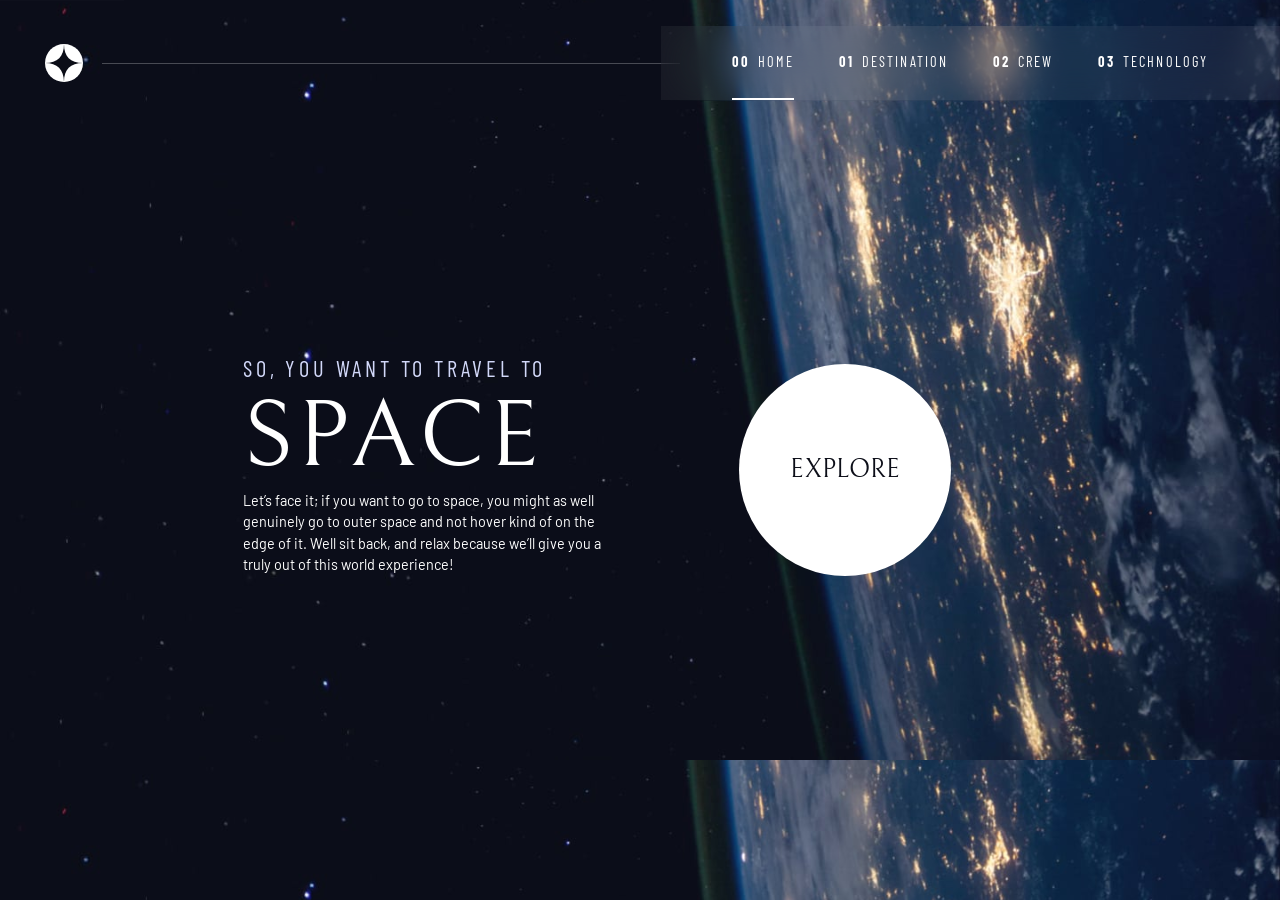
<file: index.html>
<!DOCTYPE html>
<html lang="en">

<head>
    <meta charset="UTF-8">
    <meta name="viewport" content="width=device-width, initial-scale=1.0">

    <link rel="icon" type="image/png" sizes="32x32" href="./assets/favicon-32x32.png">
    <!-- Google fonts -->
    <link rel="preconnect" href="https://fonts.googleapis.com">
    <link rel="preconnect" href="https://fonts.gstatic.com" crossorigin>
    <link
        href="https://fonts.googleapis.com/css2?family=Barlow+Condensed:wght@400;700&family=Bellefair&family=Barlow:wght@400;700&display=swap"
        rel="stylesheet">

    <!-- Our custom CSS -->
    <link rel="stylesheet" href="index.css">
    <title>Frontend Mentor | Space tourism website</title>
    <script src="navigation.js" defer></script>
</head>

<body class="home">
    <a class="skip-to-content" href="#main">Skip to content</a>
    <header class="primary-header flex">
        <div>
            <img src="./assets/shared/logo.svg" alt="space tourism logo" class="logo">
        </div>
        <button class="mobile-nav-toggle" aria-controls="primary-navigation"><span class="sr-only"
                aria-expanded="false">Menu</span></button>
        <nav>
            <ul id="primary-navigation" data-visible="false" class="primary-navigation underline-indicators flex">
                <li class="active"><a class="ff-sans-cond uppercase text-white letter-spacing-2" href="index.html"><span
                            aria-hidden="true">00</span>Home</a>
                <li><a class="ff-sans-cond uppercase text-white letter-spacing-2" href="destination.html"><span
                            aria-hidden="true">01</span>Destination</a>
                <li><a class="ff-sans-cond uppercase text-white letter-spacing-2" href="crew.html"><span
                            aria-hidden="true">02</span>Crew</a>
                <li><a class="ff-sans-cond uppercase text-white letter-spacing-2" href="technology.html"><span
                            aria-hidden="true">03</span>Technology</a>
            </ul>
        </nav>
    </header>

    <main id="main" class="grid-container grid-container--home">
        <div>
            <h1 class="text-accent fs-500 ff-sans-cond uppercase letter-spacing-1">So, you want to travel to
                <span class="d-block fs-900 ff-serif text-white">Space</span>
            </h1>

            <p>Let’s face it; if you want to go to space, you might as well genuinely go to
                outer space and not hover kind of on the edge of it. Well sit back, and relax
                because we’ll give you a truly out of this world experience! </p>
        </div>
        <div>
            <a href="destination.html" class="large-button uppercase ff-serif text-dark bg-white">Explore</a>
        </div>
    </main>


</body>

</html>
</file>
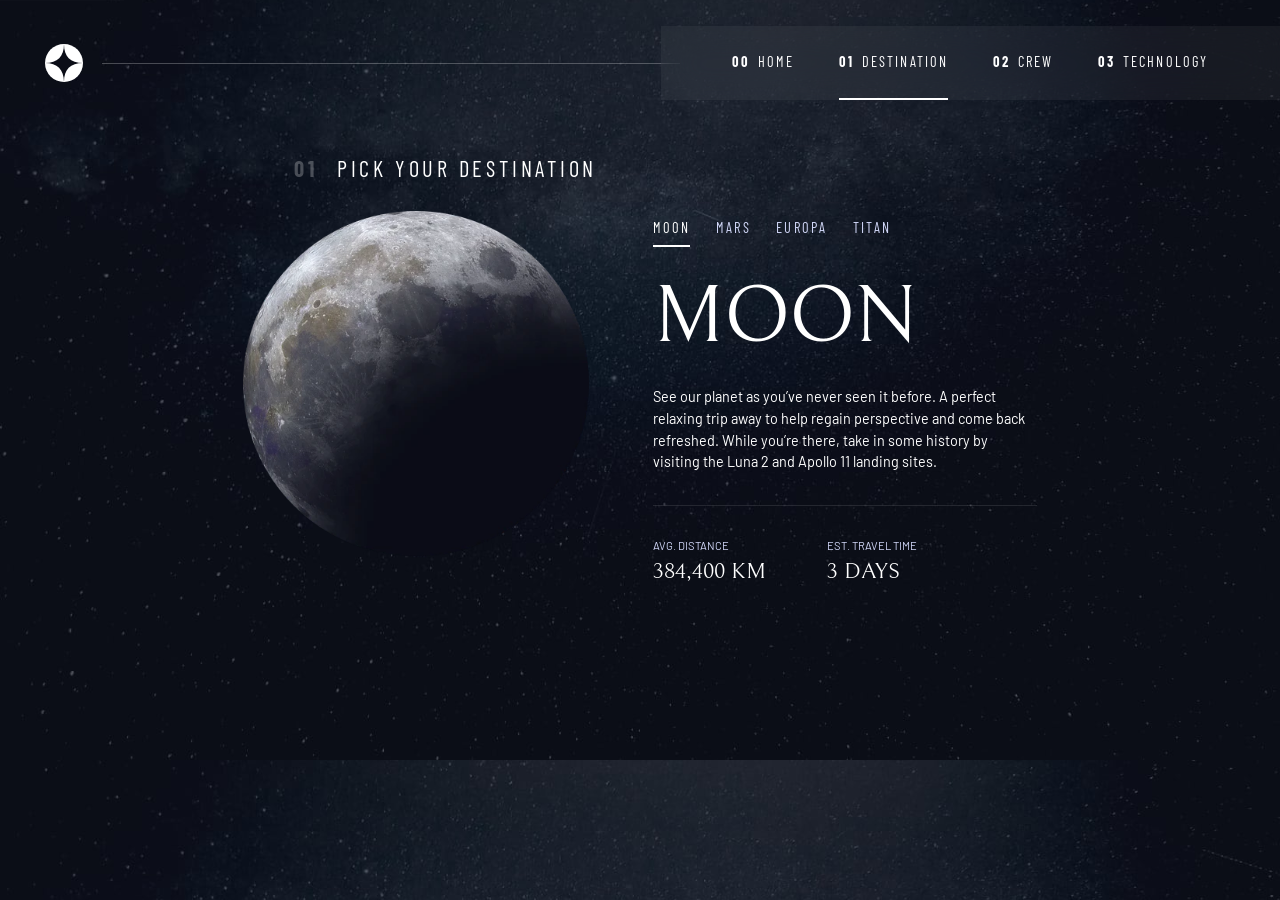
<file: destination.html>
<!DOCTYPE html>
<html lang="en">
<head>
  <meta charset="UTF-8">
  <meta name="viewport" content="width=device-width, initial-scale=1.0">

  <link rel="icon" type="image/png" sizes="32x32" href="./assets/favicon-32x32.png">
  <!-- Google fonts -->
  <link rel="preconnect" href="https://fonts.googleapis.com">
  <link rel="preconnect" href="https://fonts.gstatic.com" crossorigin>
  <link href="https://fonts.googleapis.com/css2?family=Barlow+Condensed:wght@400;700&family=Bellefair&family=Barlow:wght@400;700&display=swap"
      rel="stylesheet">
      
  <!-- Our custom CSS -->
  <link rel="stylesheet" href="index.css">
  <title>Frontend Mentor | Space tourism website</title>
  <script src="navigation.js" defer></script>
  <script src="tabs.js" defer></script>
</head>

<body class="destination">
  <a class="skip-to-content" href="#main">Skip to content</a>
  <header class="primary-header flex">
    <div>
      <img src="./assets/shared/logo.svg" alt="space tourism logo" class="logo">
    </div>
    <button class="mobile-nav-toggle" aria-controls="primary-navigation"><span class="sr-only" aria-expanded="false">Menu</span></button>
    <nav>
        <ul id="primary-navigation" data-visible="false" class="primary-navigation underline-indicators flex">
            <li><a class="ff-sans-cond uppercase text-white letter-spacing-2" href="index.html"><span aria-hidden="true">00</span>Home</a>
            <li class="active"><a class="ff-sans-cond uppercase text-white letter-spacing-2" href="destination.html"><span aria-hidden="true">01</span>Destination</a>
            <li><a class="ff-sans-cond uppercase text-white letter-spacing-2" href="crew.html"><span aria-hidden="true">02</span>Crew</a>
            <li><a class="ff-sans-cond uppercase text-white letter-spacing-2" href="technology.html"><span aria-hidden="true">03</span>Technology</a>
        </ul>
    </nav>
  </header>
  
  <main id="main" class="grid-container grid-container--destination flow">
    <h1 class="numbered-title"><span aria-hidden="true">01</span> Pick your destination</h1>
    
    <picture id="moon-image">
      <source srcset="assets/destination/image-moon.webp" type="image/webp">
      <img src="assets/destination/image-moon.png" alt="the moon">
    </picture>
    <picture hidden id="mars-image">
      <source srcset="assets/destination/image-mars.webp" type="image/webp">
      <img src="assets/destination/image-mars.png" alt="the planet mars">
    </picture>
    <picture hidden id="europa-image">
      <source srcset="assets/destination/image-europa.webp" type="image/webp">
      <img src="assets/destination/image-europa.png" alt="the planet europa">
    </picture>
    <picture hidden id="titan-image">
      <source srcset="assets/destination/image-titan.webp" type="image/webp">
      <img src="assets/destination/image-titan.png" alt="the moon titan">
    </picture>
    
    
    <div class="tab-list underline-indicators flex" role="tablist" aria-label="destination list">
        <button aria-selected="true" role="tab" aria-controls="moon-tab" class="uppercase ff-sans-cond text-accent letter-spacing-2" tabindex="0" data-image="moon-image">Moon</button>
        <button aria-selected="false" role="tab" aria-controls="mars-tab" class="uppercase ff-sans-cond text-accent letter-spacing-2" tabindex="-1" data-image="mars-image">Mars</button>
        <button aria-selected="false" role="tab" aria-controls="europa-tab" class="uppercase ff-sans-cond text-accent letter-spacing-2" tabindex="-1" data-image="europa-image">Europa</button>
        <button aria-selected="false" role="tab" aria-controls="titan-tab" class="uppercase ff-sans-cond text-accent letter-spacing-2" tabindex="-1" data-image="titan-image">Titan</button>
    </div>

    <!-- The moon -->
    <article class="destination-info flow" id="moon-tab" tabindex="0" role="tabpanel">
      <h2 class="fs-800 uppercase ff-serif">Moon</h2>

      <p>See our planet as you’ve never seen it before. A perfect relaxing trip away to help 
      regain perspective and come back refreshed. While you’re there, take in some history 
      by visiting the Luna 2 and Apollo 11 landing sites.</p>
      
      <div class="destination-meta flex">
        <div>
          <h3 class="text-accent fs-200 uppercase">Avg. distance</h3>
          <p class="ff-serif uppercase">384,400 km</p>
        </div>
        <div>
          <h3 class="text-accent fs-200 uppercase">Est. travel time</h3>
          <p class="ff-serif uppercase">3 days</p>
        </div>
      </div>
    </article>
    
    <!-- Mars -->
    <article hidden class="destination-info flow" id="mars-tab" tabindex="0"  role="tabpanel">
      <h2 class="fs-800 uppercase ff-serif">Mars</h2>

      <p>Don’t forget to pack your hiking boots. You’ll need them to tackle Olympus Mons, 
  the tallest planetary mountain in our solar system. It’s two and a half times 
  the size of Everest!</p>
      
      <div class="destination-meta flex">
        <div>
          <h3 class="text-accent fs-200 uppercase">Avg. distance</h3>
          <p class="ff-serif uppercase">225 mil. km</p>
        </div>
        <div>
          <h3 class="text-accent fs-200 uppercase">Est. travel time</h3>
          <p class="ff-serif uppercase">9 months</p>
        </div>
      </div>
    </article>
    
    <!-- Europa -->
    <article hidden class="destination-info flow" id="europa-tab" tabindex="0"  role="tabpanel">
      <h2 class="fs-800 uppercase ff-serif">Europa</h2>

      <p>The smallest of the four Galilean moons orbiting Jupiter, Europa is a 
  winter lover’s dream. With an icy surface, it’s perfect for a bit of 
  ice skating, curling, hockey, or simple relaxation in your snug 
  wintery cabin.</p>
      <div class="destination-meta flex">
        <div>
          <h3 class="text-accent fs-200 uppercase">Avg. distance</h3>
          <p class="ff-serif uppercase">628 mil. km</p>
        </div>
        <div>
          <h3 class="text-accent fs-200 uppercase">Est. travel time</h3>
          <p class="ff-serif uppercase">3 years</p>
        </div>
      </div>
    </article>
    
    <!-- Titan -->
    <article hidden class="destination-info flow" id="titan-tab" tabindex="0"  role="tabpanel">
      <h2 class="fs-800 uppercase ff-serif">Titan</h2>

      <p>The only moon known to have a dense atmosphere other than Earth, Titan 
  is a home away from home (just a few hundred degrees colder!). As a 
  bonus, you get striking views of the Rings of Saturn.</p>
      
      <div class="destination-meta flex">
        <div>
          <h3 class="text-accent fs-200 uppercase">Avg. distance</h3>
          <p class="ff-serif uppercase">1.6 bil. km</p>
        </div>
        <div>
          <h3 class="text-accent fs-200 uppercase">Est. travel time</h3>
          <p class="ff-serif uppercase">7 years</p>
        </div>
      </div>
    </article>
  </main>
  
<body>


  
</body>
</html>
</file>
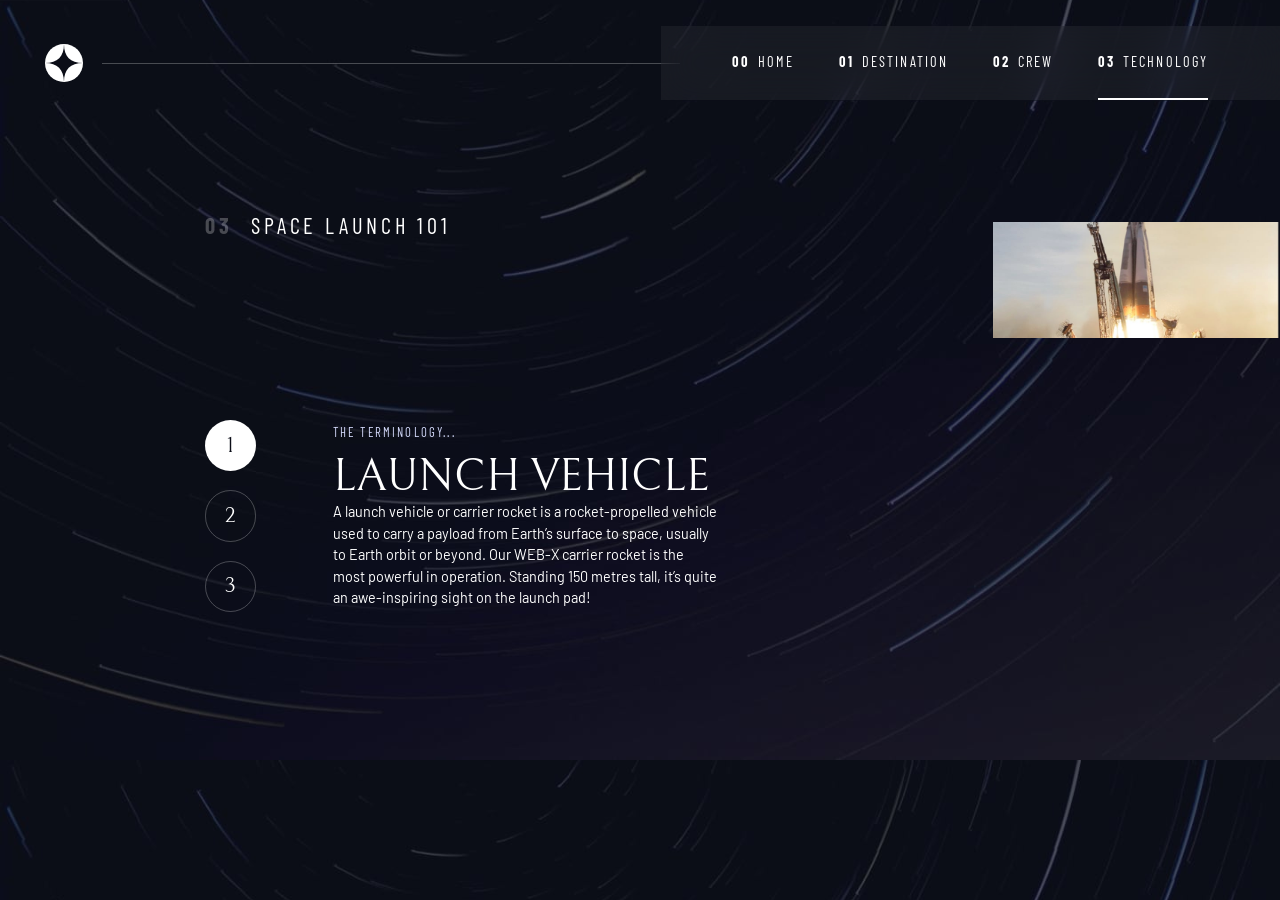
<file: technology.html>
<!DOCTYPE html>
<html lang="en">

<head>
    <meta charset="UTF-8">
    <meta name="viewport" content="width=device-width, initial-scale=1.0">

    <link rel="icon" type="image/png" sizes="32x32" href="./assets/favicon-32x32.png">
    <!-- Google fonts -->
    <link rel="preconnect" href="https://fonts.googleapis.com">
    <link rel="preconnect" href="https://fonts.gstatic.com" crossorigin>
    <link
        href="https://fonts.googleapis.com/css2?family=Barlow+Condensed:wght@400;700&family=Bellefair&family=Barlow:wght@400;700&display=swap"
        rel="stylesheet">

    <!-- Our custom CSS -->
    <link rel="stylesheet" href="index.css">
    <title>Frontend Mentor | Space tourism website</title>
    <script src="navigation.js" defer></script>
    <script src="tabs.js" defer></script>
</head>

<body class="technology">
    <a class="skip-to-content" href="#main">Skip to content</a>
    <header class="primary-header flex">
        <div>
            <img src="./assets/shared/logo.svg" alt="space tourism logo" class="logo">
        </div>
        <button class="mobile-nav-toggle" aria-controls="primary-navigation"><span class="sr-only"
                aria-expanded="false">Menu</span></button>
        <nav>
            <ul id="primary-navigation" data-visible="false" class="primary-navigation underline-indicators flex">
                <li><a class="ff-sans-cond uppercase text-white letter-spacing-2" href="index.html"><span
                            aria-hidden="true">00</span>Home</a>
                <li><a class="ff-sans-cond uppercase text-white letter-spacing-2" href="destination.html"><span
                            aria-hidden="true">01</span>Destination</a>
                <li><a class="ff-sans-cond uppercase text-white letter-spacing-2" href="crew.html"><span
                            aria-hidden="true">02</span>Crew</a>
                <li class="active"><a class="ff-sans-cond uppercase text-white letter-spacing-2" href="technology.html"><span
                            aria-hidden="true">03</span>Technology</a>
            </ul>
        </nav>
    </header>

    <main id="main" class="grid-container grid-container--technology flow">
        <h1 class="numbered-title"><span aria-hidden="true">03</span> Space launch 101</h1>

        <!-- number buttons -->
        <div class="number-indicators flex" role="tablist" aria-label="technology list">
            <button aria-selected="true" aria-controls="vehicle-tab" role="tab" data-image="vehicle-image"
                tabindex="0">1</button>
            <button aria-selected="false" aria-controls="spaceport-tab" role="tab" data-image="spaceport-image"
                tabindex="-1">2</button>
            <button aria-selected="false" aria-controls="capsule-tab" role="tab" data-image="capsule-image"
                tabindex="-1">3</button>
        </div>

        <!-- Launch vehicle -->
        <article class="technology-details" id="vehicle-tab" role="tabpanel" tabindex="0">
            <header class="flow flow--space-small">
                <p class="fs-300 ff-sans-cond uppercase letter-spacing-2 text-accent">The terminology...</p>
                <h2 class="fs-700 ff-serif uppercase">Launch Vehicle</h2>
            </header>
            <p>
                A launch vehicle or carrier rocket is a rocket-propelled vehicle used to carry a payload from
                Earth’s surface to space, usually to Earth orbit or beyond. Our WEB-X carrier rocket is the
                most powerful in operation. Standing 150 metres tall, it’s quite an awe-inspiring sight
                on the launch pad!
            </p>
        </article>

        <!-- Spaceport -->
        <article hidden class="technology-details" id="spaceport-tab" role="tabpanel" tabindex="0">
            <header class="flow flow--space-small">
                <p class="fs-300 ff-sans-cond uppercase letter-spacing-2 text-accent">The terminology...</p>
                <h2 class="fs-700 ff-serif uppercase">Spaceport</h2>
            </header>
            <p>
                A spaceport or cosmodrome is a site for launching or receiving spacecraft.
                Based in the famous Cape Canaveral, our spaceport is ideally situated for
                easy access to Earth orbit and beyond.
            </p>
        </article>

        <!-- Space Capsule -->
        <article hidden class="technology-details" id="capsule-tab" role="tabpanel" tabindex="0">
            <header class="flow flow--space-small">
                <p class="fs-300 ff-sans-cond uppercase letter-spacing-2 text-accent">The terminology...</p>
                <h2 class="fs-700 ff-serif uppercase">Space Capsule</h2>
            </header>
            <p>
                A space capsule is an often-crewed spacecraft that uses a blunt-body design to
                reenter the Earth's atmosphere without wings. Our capsule is designed for maximum
                safety, comfort, and reusability.
            </p>
        </article>

        <!-- Technology Images -->
        <picture id="vehicle-image" class="tech-image">
            <source media="(min-width:50em)" srcset="./assets/technology/image-launch-vehicle-portrait.jpg">
            <img src="./assets/technology/image-launch-vehicle-landscape.jpg" alt="Launch vehicle">
        </picture>

        <picture hidden id="spaceport-image" class="tech-image">
            <source media="(min-width:50em)" srcset="./assets/technology/image-spaceport-portrait.jpg">
            <img src="./assets/technology/image-spaceport-landscape.jpg" alt="Spaceport">
        </picture>

        <picture hidden id="capsule-image" class="tech-image">
            <source media="(min-width:50em)" srcset="./assets/technology/image-space-capsule-portrait.jpg">
            <img src="./assets/technology/image-space-capsule-landscape.jpg" alt="Space capsule">
        </picture>

    </main>


    </body>

</html>
</file>
<file: index.css>
/* ------------------- */
/* Custom properties   */
/* ------------------- */

:root {
    /* colors */
    --clr-dark: 230 35% 7%;
    --clr-light: 231 77% 90%;
    --clr-white: 0 0% 100%;

    /* font-sizes */
    --fs-900: clamp(5rem, 8vw + 1rem, 9.375rem);
    --fs-800: 3.5rem;
    --fs-700: 1.5rem;
    --fs-600: 1rem;
    --fs-500: 1rem;
    --fs-400: 0.9375rem;
    --fs-300: 1rem;
    --fs-200: 0.875rem;

    /* font-families */
    --ff-serif: "Bellefair", serif;
    --ff-sans-cond: "Barlow Condensed", sans-serif;
    --ff-sans-normal: "Barlow", sans-serif;
}

@media (min-width: 35em) {
    :root {
        --fs-800: 5rem;
        --fs-700: 2.5rem;
        --fs-600: 1.5rem;
        --fs-500: 1.25rem;
        --fs-400: 1rem;
    }
}

@media (min-width: 45em) {
    :root {
        /* font-sizes */
        --fs-800: 6.25rem;
        --fs-700: 3.5rem;
        --fs-600: 2rem;
        --fs-500: 1.75rem;
        --fs-400: 1.125rem;
    }
}

/* ------------------- */
/* Reset               */
/* ------------------- */

/* https://piccalil.li/blog/a-modern-css-reset/ */

/* Box sizing */
html {
    zoom: 0.8;
}

*,
*::before,
*::after {
    box-sizing: border-box;
}

/* Reset margins */
body,
h1,
h2,
h3,
h4,
h5,
p,
figure,
picture {
    margin: 0;
}

h1,
h2,
h3,
h4,
h5,
h6,
p {
    font-weight: 400;
}

/* set up the body */
body {
    font-family: var(--ff-sans-normal);
    font-size: var(--fs-400);
    color: hsl(var(--clr-white));
    background-color: hsl(var(--clr-dark));
    line-height: 1.5;
    min-height: 100vh;

    display: grid;
    grid-template-rows: min-content 1fr;

    overflow-x: hidden;
}

/* make images easier to work with */
img,
picutre {
    max-width: 100%;
    display: block;
}

/* make form elements easier to work with */
input,
button,
textarea,
select {
    font: inherit;
}

/* remove animations for people who've turned them off */
@media (prefers-reduced-motion: reduce) {

    *,
    *::before,
    *::after {
        animation-duration: 0.01ms !important;
        animation-iteration-count: 1 !important;
        transition-duration: 0.01ms !important;
        scroll-behavior: auto !important;
    }
}

/* ------------------- */
/* Utility classes     */
/* ------------------- */

/* general */

.flex {
    display: flex;
    gap: var(--gap, 1rem);
}

.grid {
    display: grid;
    gap: var(--gap, 1rem);
}

.d-block {
    display: block;
}

.flow>*:where(:not(:first-child)) {
    margin-top: var(--flow-space, 1rem);
}

.flow--space-small {
    --flow-space: 0.75rem;
}

.container {
    padding-inline: 2em;
    margin-inline: auto;
    max-width: 80rem;
}

.sr-only {
    position: absolute;
    width: 1px;
    height: 1px;
    padding: 0;
    margin: -1px;
    overflow: hidden;
    clip: rect(0, 0, 0, 0);
    white-space: nowrap;
    /* added line */
    border: 0;
}

.skip-to-content {
    position: absolute;
    z-index: 9999;
    background: hsl(var(--clr-white));
    color: hsl(var(--clr-dark));
    padding: 0.5em 1em;
    margin-inline: auto;
    transform: translateY(-100%);
    transition: transform 250ms ease-in;
}

.skip-to-content:focus {
    transform: translateY(0);
}

/* colors */

.bg-dark {
    background-color: hsl(var(--clr-dark));
}

.bg-accent {
    background-color: hsl(var(--clr-light));
}

.bg-white {
    background-color: hsl(var(--clr-white));
}

.text-dark {
    color: hsl(var(--clr-dark));
}

.text-accent {
    color: hsl(var(--clr-light));
}

.text-white {
    color: hsl(var(--clr-white));
}

/* typography */

.ff-serif {
    font-family: var(--ff-serif);
}

.ff-sans-cond {
    font-family: var(--ff-sans-cond);
}

.ff-sans-normal {
    font-family: var(--ff-sans-normal);
}

.letter-spacing-1 {
    letter-spacing: 4.75px;
}

.letter-spacing-2 {
    letter-spacing: 2.7px;
}

.letter-spacing-3 {
    letter-spacing: 2.35px;
}

.uppercase {
    text-transform: uppercase;
}

.fs-900 {
    font-size: var(--fs-900);
}

.fs-800 {
    font-size: var(--fs-800);
}

.fs-700 {
    font-size: var(--fs-700);
}

.fs-600 {
    font-size: var(--fs-600);
}

.fs-500 {
    font-size: var(--fs-500);
}

.fs-400 {
    font-size: var(--fs-400);
}

.fs-300 {
    font-size: var(--fs-300);
}

.fs-200 {
    font-size: var(--fs-200);
}

.fs-900,
.fs-800,
.fs-700,
.fs-600 {
    line-height: 1.1;
}

.numbered-title {
    font-family: var(--ff-sans-cond);
    font-size: var(--fs-500);
    text-transform: uppercase;
    letter-spacing: 4.72px;
}

.numbered-title span {
    margin-right: 0.5em;
    font-weight: 700;
    color: hsl(var(--clr-white) / 0.25);
}

/* ------------------- */
/* Compontents         */
/* ------------------- */

.large-button {
    font-size: 2rem;
    position: relative;
    z-index: 1;
    display: inline-grid;
    place-items: center;
    padding: 0 2em;
    border-radius: 50%;
    aspect-ratio: 1;
    text-decoration: none;
}

.large-button::after {
    content: "";
    position: absolute;
    z-index: -1;
    width: 100%;
    height: 100%;
    background: hsl(var(--clr-white) / 0.1);
    border-radius: 50%;
    opacity: 0;
    transition: opacity 500ms linear, transform 750ms ease-in-out;
}

.large-button:hover::after,
.large-button:focus::after {
    opacity: 1;
    transform: scale(1.5);
}

/* primary-header */

.logo {
    margin: 1.5rem clamp(1.5rem, 5vw, 3.5rem);
}

.primary-header {
    justify-content: space-between;
    align-items: center;
}

.primary-navigation {
    --gap: clamp(1.5rem, 5vw, 3.5rem);
    --underline-gap: 2rem;
    list-style: none;
    padding: 0;
    margin: 0;
    background: hsl(var(--clr-white) / 0.05);
    backdrop-filter: blur(1.5rem);
}

.primary-navigation a {
    text-decoration: none;
}

.primary-navigation a>span {
    font-weight: 700;
    margin-right: 0.5em;
}

.mobile-nav-toggle {
    display: none;
}

@media (max-width: 35rem) {
    .primary-navigation {
        --underline-gap: 0.5rem;
        position: fixed;
        z-index: 1000;
        inset: 0 0 0 30%;
        list-style: none;
        padding: min(20rem, 15vh) 2rem;
        margin: 0;
        flex-direction: column;
        transform: translateX(100%);
        transition: transform 500ms ease-in-out;
    }

    .primary-navigation[data-visible="true"] {
        transform: translateX(0);
    }

    .primary-navigation.underline-indicators>.active {
        border: 0;
    }

    .mobile-nav-toggle {
        display: block;
        position: absolute;
        z-index: 2000;
        right: 1rem;
        top: 2rem;
        background: transparent;
        background-image: url(./assets/shared/icon-hamburger.svg);
        background-repeat: no-repeat;
        background-position: center;
        width: 1.5rem;
        aspect-ratio: 1;
        border: 0;
    }

    .mobile-nav-toggle[aria-expanded="true"] {
        background-image: url(./assets/shared/icon-close.svg);
    }

    .mobile-nav-toggle:focus-visible {
        outline: 5px solid white;
        outline-offset: 5px;
    }
}

@media (min-width: 35em) {
    .primary-navigation {
        padding-inline: clamp(3rem, 7vw, 7rem);
    }
}

@media (min-width: 35em) and (max-width: 44.999em) {
    .primary-navigation a>span {
        display: none;
    }
}

@media (min-width: 45em) {
    .primary-header::after {
        content: "";
        display: block;
        position: relative;
        height: 1px;
        width: 100%;
        margin-right: -2.5rem;
        background: hsl(var(--clr-white) / 0.25);
        order: 1;
    }

    nav {
        order: 2;
    }

    .primary-navigation {
        margin-block: 2rem;
    }
}

.underline-indicators>* {
    cursor: pointer;
    padding: var(--underline-gap, 0.5rem) 0;
    border: 0;
    border-bottom: 0.2rem solid hsl(var(--clr-white) / 0);
    background-color: transparent;
}

.underline-indicators>*:hover,
.underline-indicators>*:focus {
    border-color: hsl(var(--clr-white) / 0.5);
}

.underline-indicators>.active,
.underline-indicators>[aria-selected="true"] {
    color: hsl(var(--clr-white) / 1);
    border-color: hsl(var(--clr-white) / 1);
}

.tab-list {
    --gap: 2rem;
}

.dot-indicators>* {
    cursor: pointer;
    border: 0;
    border-radius: 50%;
    padding: 0.5em;
    background-color: hsl(var(--clr-white) / 0.25);
}

.dot-indicators>*:hover,
.dot-indicators>*:focus {
    background-color: hsl(var(--clr-white) / 0.5);
}

.dot-indicators>[aria-selected="true"] {
    background-color: hsl(var(--clr-white) / 1);
}

/* ----------------------------- */
/* Page specific background      */
/* ----------------------------- */
body {
    background-size: cover;
    background-position: bottom center;
}

/* home */
.home {
    background-image: url(./assets/home/background-home-mobile.jpg);
}

@media (min-width: 35rem) {
    .home {
        background-position: center center;
        background-image: url(./assets/home/background-home-tablet.jpg);
    }
}

@media (min-width: 45rem) {
    .home {
        background-image: url(./assets/home/background-home-desktop.jpg);
    }
}

/* destination */
.destination {
    background-image: url(./assets/destination/background-destination-mobile.jpg);
}

@media (min-width: 35rem) {
    .destination {
        background-position: center center;
        background-image: url(./assets/destination/background-destination-tablet.jpg);
    }
}

@media (min-width: 45rem) {
    .destination {
        background-image: url(./assets/destination/background-destination-desktop.jpg);
    }
}

/* crew */
.crew {
    background-image: url(./assets/home/background-crew-mobile.jpg);
}

@media (min-width: 35rem) {
    .crew {
        background-position: center center;
        background-image: url(./assets/crew/background-crew-tablet.jpg);
    }
}

@media (min-width: 45rem) {
    .crew {
        background-image: url(./assets/crew/background-crew-desktop.jpg);
    }
}

/* technology */
.technology {
    background-image: url(./assets/technology/background-technology-mobile.jpg);
}

@media (min-width: 35rem) {
    .technology {
        background-position: center center;
        background-image: url(./assets/technology/background-technology-tablet.jpg);
    }
}

@media (min-width: 45rem) {
    .technology {
        background-image: url(./assets/technology/background-technology-desktop.jpg);
    }
}

/* ----------------------------- */
/* Layout                        */
/* ----------------------------- */

.grid-container {
    text-align: center;
    display: grid;
    place-items: center;
    padding-inline: 1rem;
    padding-bottom: 4rem;
}

.grid-container p:not([class]) {
    max-width: 50ch;
}

.numbered-title {
    grid-area: title;
}

/* destination layout */

.grid-container--destination {
    --flow-space: 2rem;
    grid-template-areas:
        "title"
        "image"
        "tabs"
        "content";
}

.grid-container--destination>picture {
    grid-area: image;
    max-width: 60%;
    align-self: start;
}

.grid-container--destination>.tab-list {
    grid-area: tabs;
}

.grid-container--destination>.destination-info {
    grid-area: content;
}

.destination-meta {
    flex-direction: column;
    border-top: 1px solid hsl(var(--clr-white) / 0.1);
    padding-top: 2.5rem;
    margin-top: 2.5rem;
}

.destination-meta p {
    font-size: 1.75rem;
}

/* crew layout */

.grid-container--crew {
    --flow-space: 2rem;
    grid-template-areas:
        "title"
        "image"
        "tabs"
        "content";
}

.grid-container--crew>picture {
    grid-area: image;
    max-width: 60%;
    border-bottom: 1px solid hsl(var(--clr-white) / 0.1);
}

.grid-container--crew>.dot-indicators {
    grid-area: tabs;
}

.grid-container--crew>.crew-details {
    grid-area: content;
}

.crew-details h2 {
    color: hsl(var(--clr-white) / 0.5);
}

@media (min-width: 35em) {
    .numbered-title {
        justify-self: start;
        margin-top: 2rem;
    }

    .destination-meta {
        flex-direction: row;
        justify-content: space-evenly;
    }

    .grid-container--crew {
        padding-bottom: 0;
        grid-template-areas:
            "title"
            "content"
            "tabs"
            "image";
    }
}

@media (min-width: 45em) {
    .grid-container {
        text-align: left;
        column-gap: var(--container-gap, 2rem);
        grid-template-columns: minmax(1rem, 1fr) repeat(2, minmax(0, 30rem)) minmax(1rem,
                1fr);
    }

    .grid-container--home {
        padding-bottom: max(6rem, 20vh);
        align-items: end;
    }

    .grid-container--home>*:first-child {
        grid-column: 2;
    }

    .grid-container--home>*:last-child {
        grid-column: 3;
    }

    .grid-container--destination {
        justify-items: start;
        align-content: start;
        grid-template-areas:
            ". title title ."
            ". image tabs ."
            ". image content .";
    }

    .grid-container--destination>picture {
        max-width: 90%;
    }

    .destination-meta {
        --gap: min(6vw, 6rem);
        justify-content: start;
    }

    .grid-container--crew {
        grid-template-columns: minmax(1rem, 1fr) minmax(0, 37rem) minmax(0, 23rem) minmax(1rem,
                1fr);
        justify-items: start;
        grid-template-areas:
            ". title title ."
            ". content image ."
            ". tabs image .";
    }

    .grid-container--crew>picture {
        grid-column: span 2;
        align-self: end;
        max-width: 90%;
    }
}

/* TECHNOLOGY LAYOUT */

.grid-container--technology {
    --flow-space: 5rem;
    grid-template-areas:
        "title"
        "image"
        "tabs"
        "content";
}

.number-indicators {
    grid-area: tabs;
    --gap: 1.5rem;
    justify-content: center;
}

.number-indicators>button {
    width: 3rem;
    height: 3rem;
    border-radius: 50%;
    border: 1px solid hsl(var(--clr-white) / 0.25);
    background: transparent;
    color: hsl(var(--clr-white));
    font-family: var(--ff-serif);
    font-size: 1.2rem;
}

.number-indicators>button[aria-selected="true"] {
    background: hsl(var(--clr-white));
    color: hsl(var(--clr-dark));
}

.number-indicators>button:hover,
.number-indicators>button:focus {
    border-color: hsl(var(--clr-white));
}

.technology-details {
    grid-area: content;
}

.tech-image {
    grid-area: image;
    width: 100%;
}

.numbered-title {
    justify-self: start;
    margin-left: 4rem;
}

@media (max-width: 35rem) {
    .grid-container--technology {
        position: static;
        padding-inline: 1rem;
        grid-template-areas:
            "title"
            "image"
            "tabs"
            "content";
    }

    .number-indicators>button {
        width: 3.5rem;
        height: 3.5rem;
        font-size: 1.5rem;
    }

    .grid-container--technology .tech-image {
        width: 100vw;
        max-width: none;
        margin-left: calc(50% - 50vw);
        margin-right: calc(50% - 50vw);
    }
}

@media (min-width: 35rem) and (max-width: 60rem) {
    .grid-container--technology {
        display: grid !important;
        grid-template-columns: 1fr !important;
        grid-template-areas:
            "title"
            "image"
            "tabs"
            "content";
        margin-top: 2rem;
        position: static !important;
    }

    .numbered-title {
        margin-left: 2rem;
    }

    .grid-container--technology .tech-image {
        width: 100vw;
        max-width: none;
        margin-left: calc(50% - 50vw);
        margin-right: calc(50% - 50vw);
    }

    .number-indicators {
        grid-area: tabs;
        justify-content: center;
        gap: 1rem;
    }

    .technology-details {
        grid-area: content;
        text-align: center;
        max-width: 40rem;
        justify-self: center;
        margin-inline: auto !important;
    }

    article p {
        padding-inline: 1rem;
    }
}

@media (min-width: 60rem) {
    .grid-container--technology {
        position: relative;
        grid-template-columns: minmax(1rem, 1fr) minmax(0, 12rem) minmax(0, 30rem) minmax(0,
                30rem) minmax(1rem, 1fr);
        grid-template-areas:
            ". title title title ."
            ". tabs content . .";
    }

    .number-indicators {
        flex-direction: column;
        align-items: start;
    }

    .number-indicators>button {
        width: 4rem;
        height: 4rem;
        font-size: 1.75rem;
    }

    .tech-image {
        position: absolute;
        right: 0;
        top: 2.5rem;
        width: clamp(15rem, 28vw, 40rem);
    }
}
</file>
